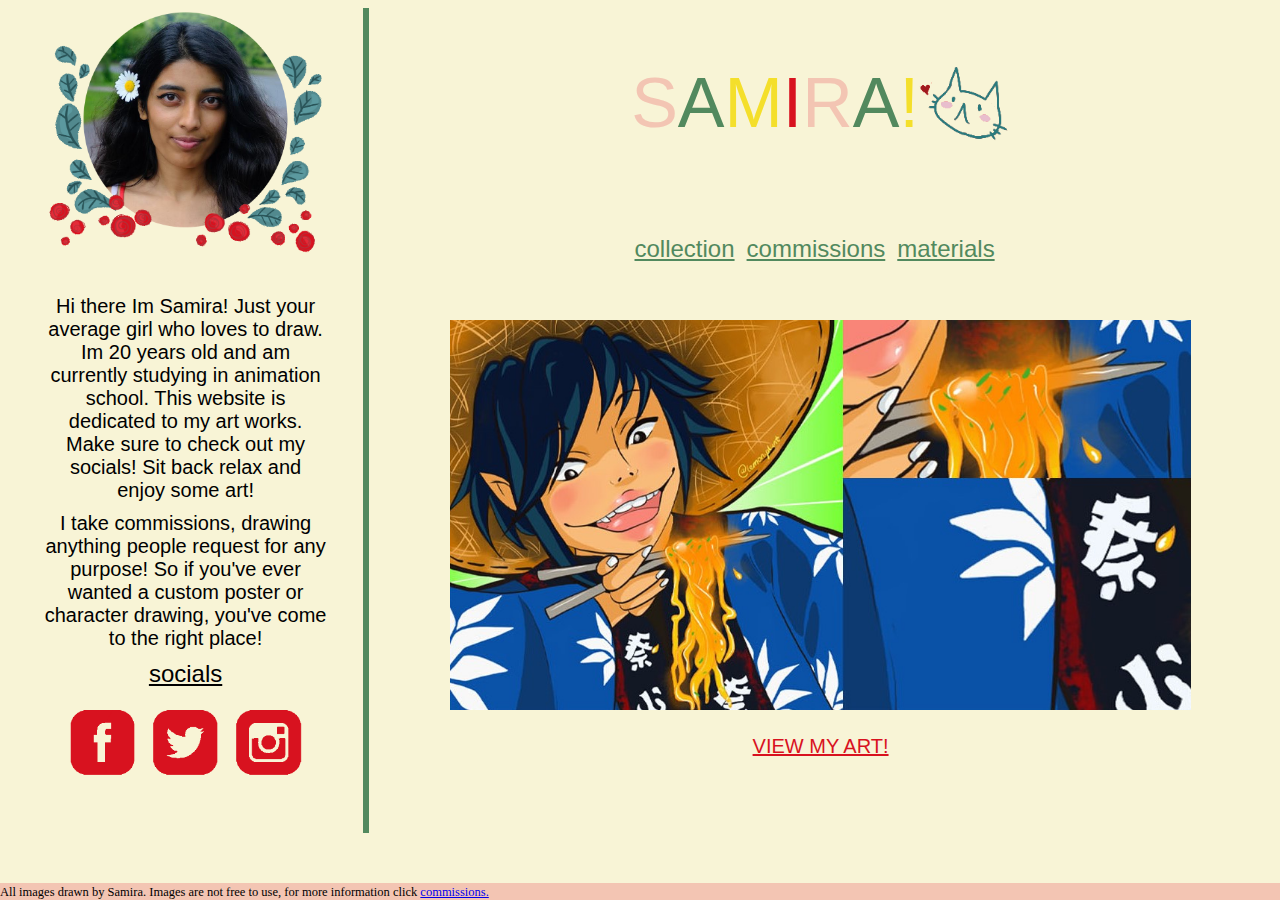
<file: index.html>
<!DOCTYPE html>
<html lang='en'>
<head>
    <meta charset='utf-8'/>
    <meta name='viewport' content='initial-scale=1.0, width=device-width'/>
    <title>SAMIRA!</title>
    <link rel='stylesheet' href='stylesheet.css'/>
    <link rel='icon' href='images/icon.png'/>
</head>
<body>
    <header>
        <p class='col1' aria-hidden="true">S</p>
        <p class='col2' aria-hidden="true">A</p>
        <p class='col3' aria-hidden="true">M</p>
        <p class='col4' aria-hidden="true">I</p>
        <p class='col1' aria-hidden="true">R</p>
        <p class='col2' aria-hidden="true">A</p>
        <p class='col3' aria-hidden="true">!</p>
        <img src='images/lemons.png' alt=''/>
        </header>
    <nav>
        <a href='collection.html'>collection</a>
        <a href='commissions.html'>commissions</a>
        <a href='materials.html'>materials</a>
        <!--<a href='index.html'>about me!</a>-->
    </nav>
    <aside>
            <img src='images/icon.png' alt=''/>


            <p>
                Hi there Im Samira! Just your average girl who loves to draw. Im 20 years old and am currently studying in animation school.
                This website is dedicated to my art works. Make sure to check out my socials! Sit back relax and enjoy some art!
            </p>
            <p>
                I take commissions, drawing anything people request for any purpose! So if you've ever wanted a custom poster or character drawing, you've come to the right place!
            </p>
                <p>socials</p>
                <div>
                <a href='https://www.facebook.com/SamiSamiCreations/?modal=admin_todo_tour&notif_id=1607295418364348&notif_t=page_invite&ref=notif' target='_blank'><img src='images/face.png' alt=''/></a>
                <a href='https://twitter.com/lilsamichan' target='_blank'><img src='images/twitter.png' alt=''/></a>
                <a href='https://www.instagram.com/lemon.plant/' target='_blank'><img src='images/insta.png' alt=''/></a>
                </div>
        
    </aside>
    <main>
        <a href='collection.html'>
        <figure>
            <picture>
                <source media='(max-width:600px)' srcset='images/noodleeatingnoodles1.jpg'/>
                <source media='(min-width:601px)' srcset='images/uwunood.jpg'/>
                <img src='images/uwunood.jpg' alt='Fan art of Noodle from the band Groillaz'/>
            </picture>
        </figure>
        </a>
        <a href='commissions.html'>VIEW MY ART!</a>
        
    </main>
    <footer>
        <small>All images drawn by Samira. Images are not free to use, for more information click <a href='commissions.html'>commissions.</a></small>
    </footer>
</body>

</html>
</file>
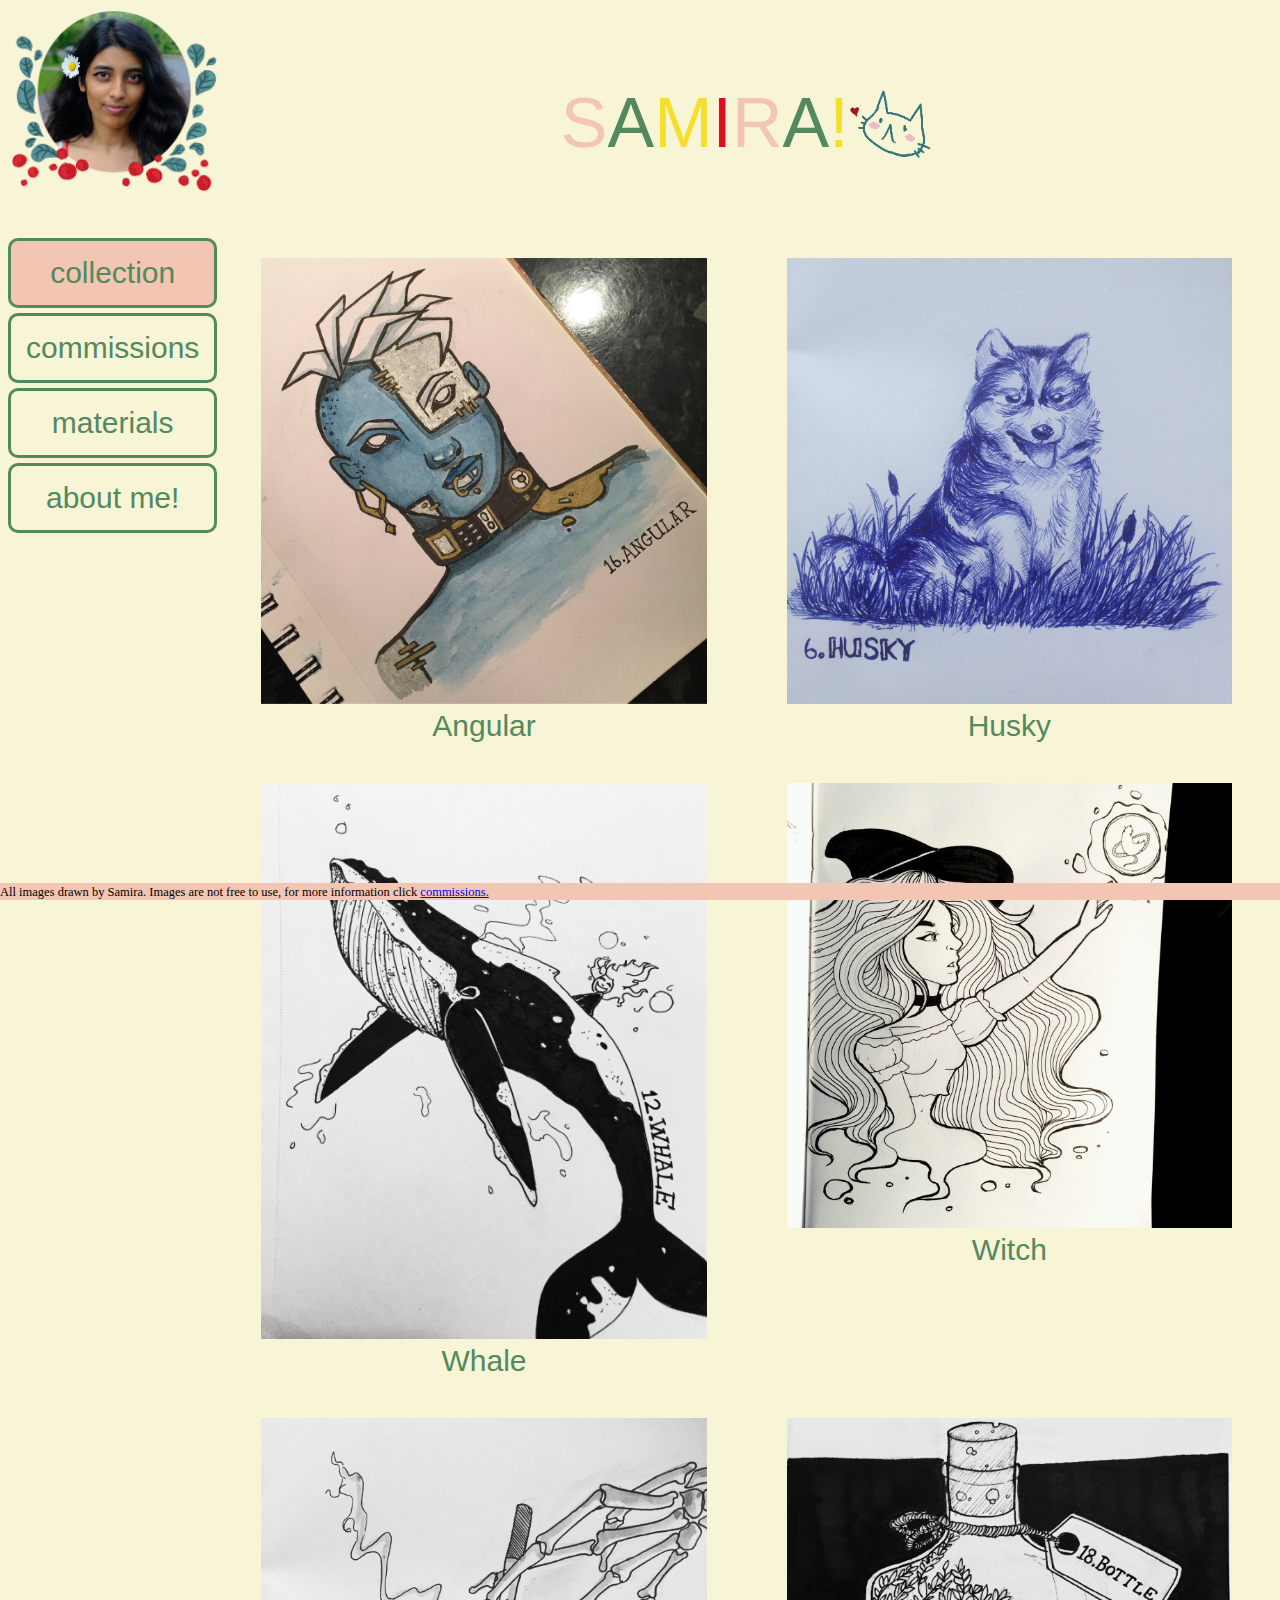
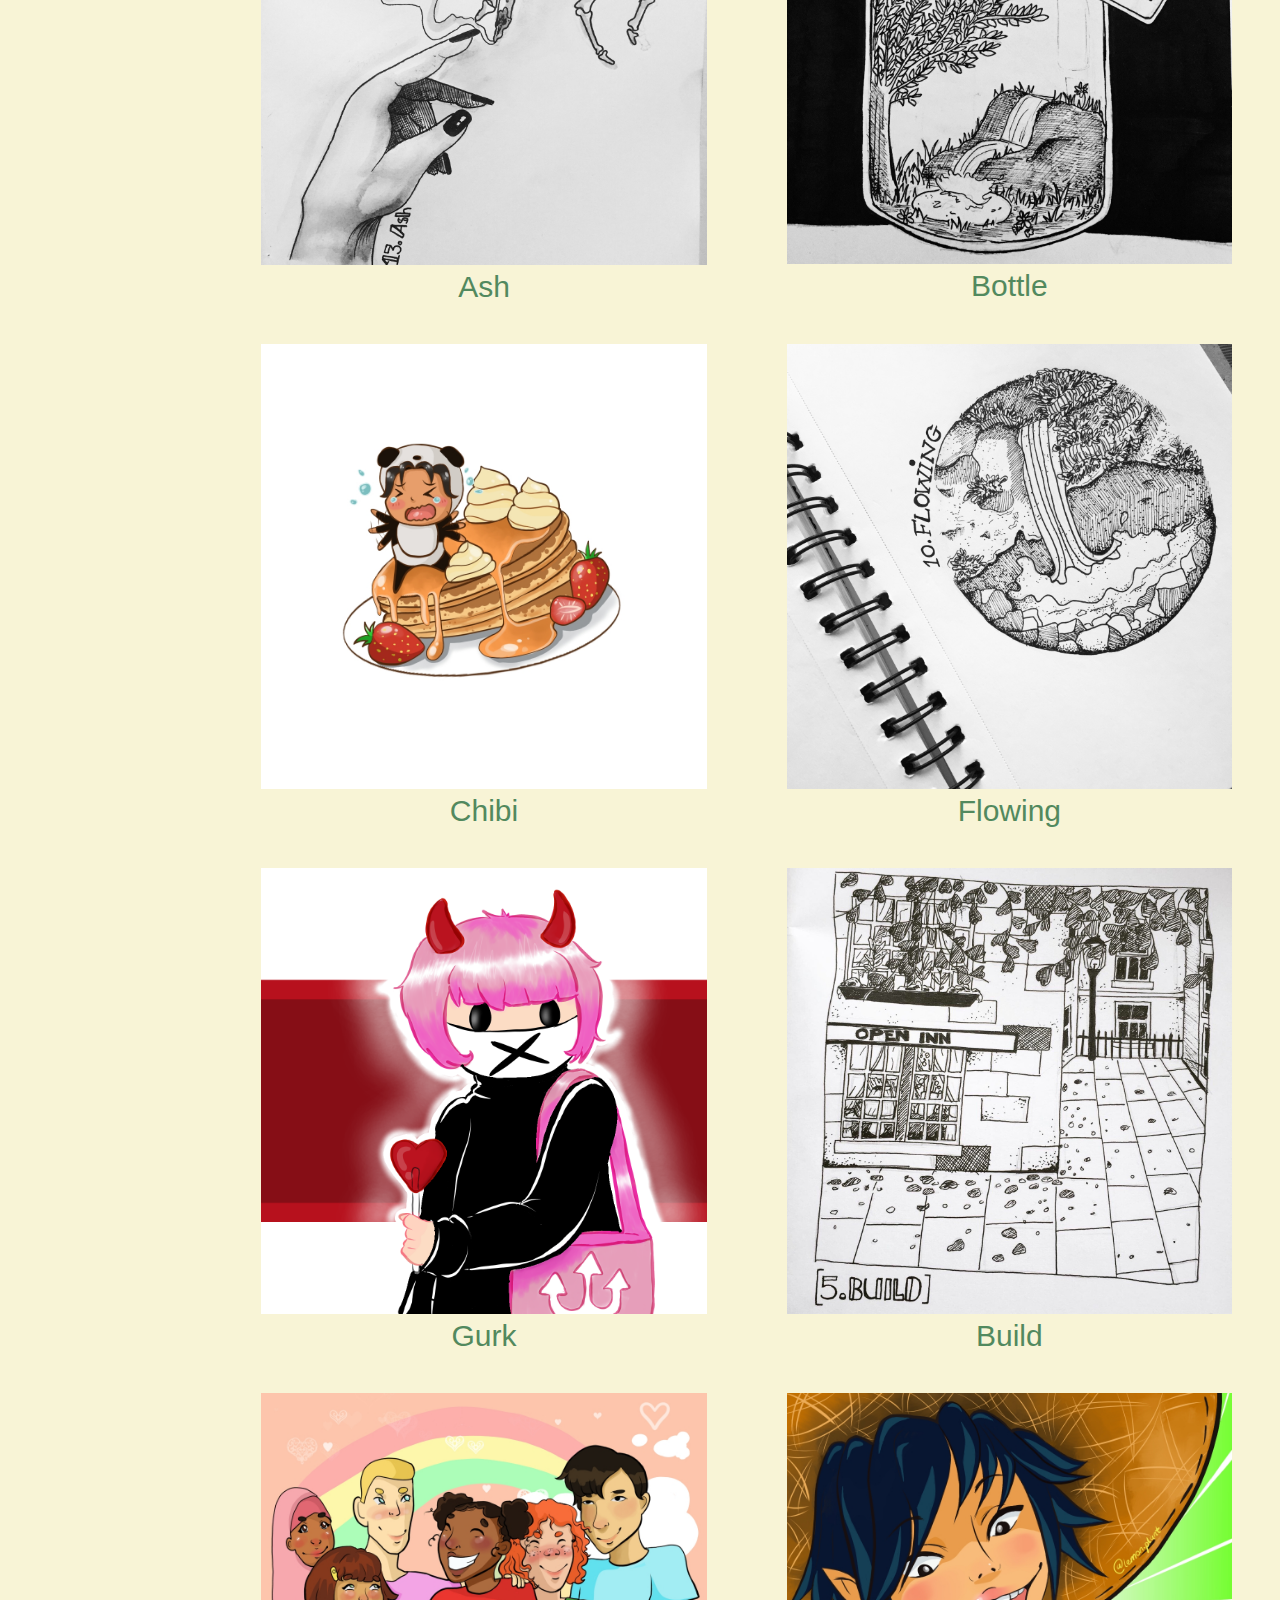
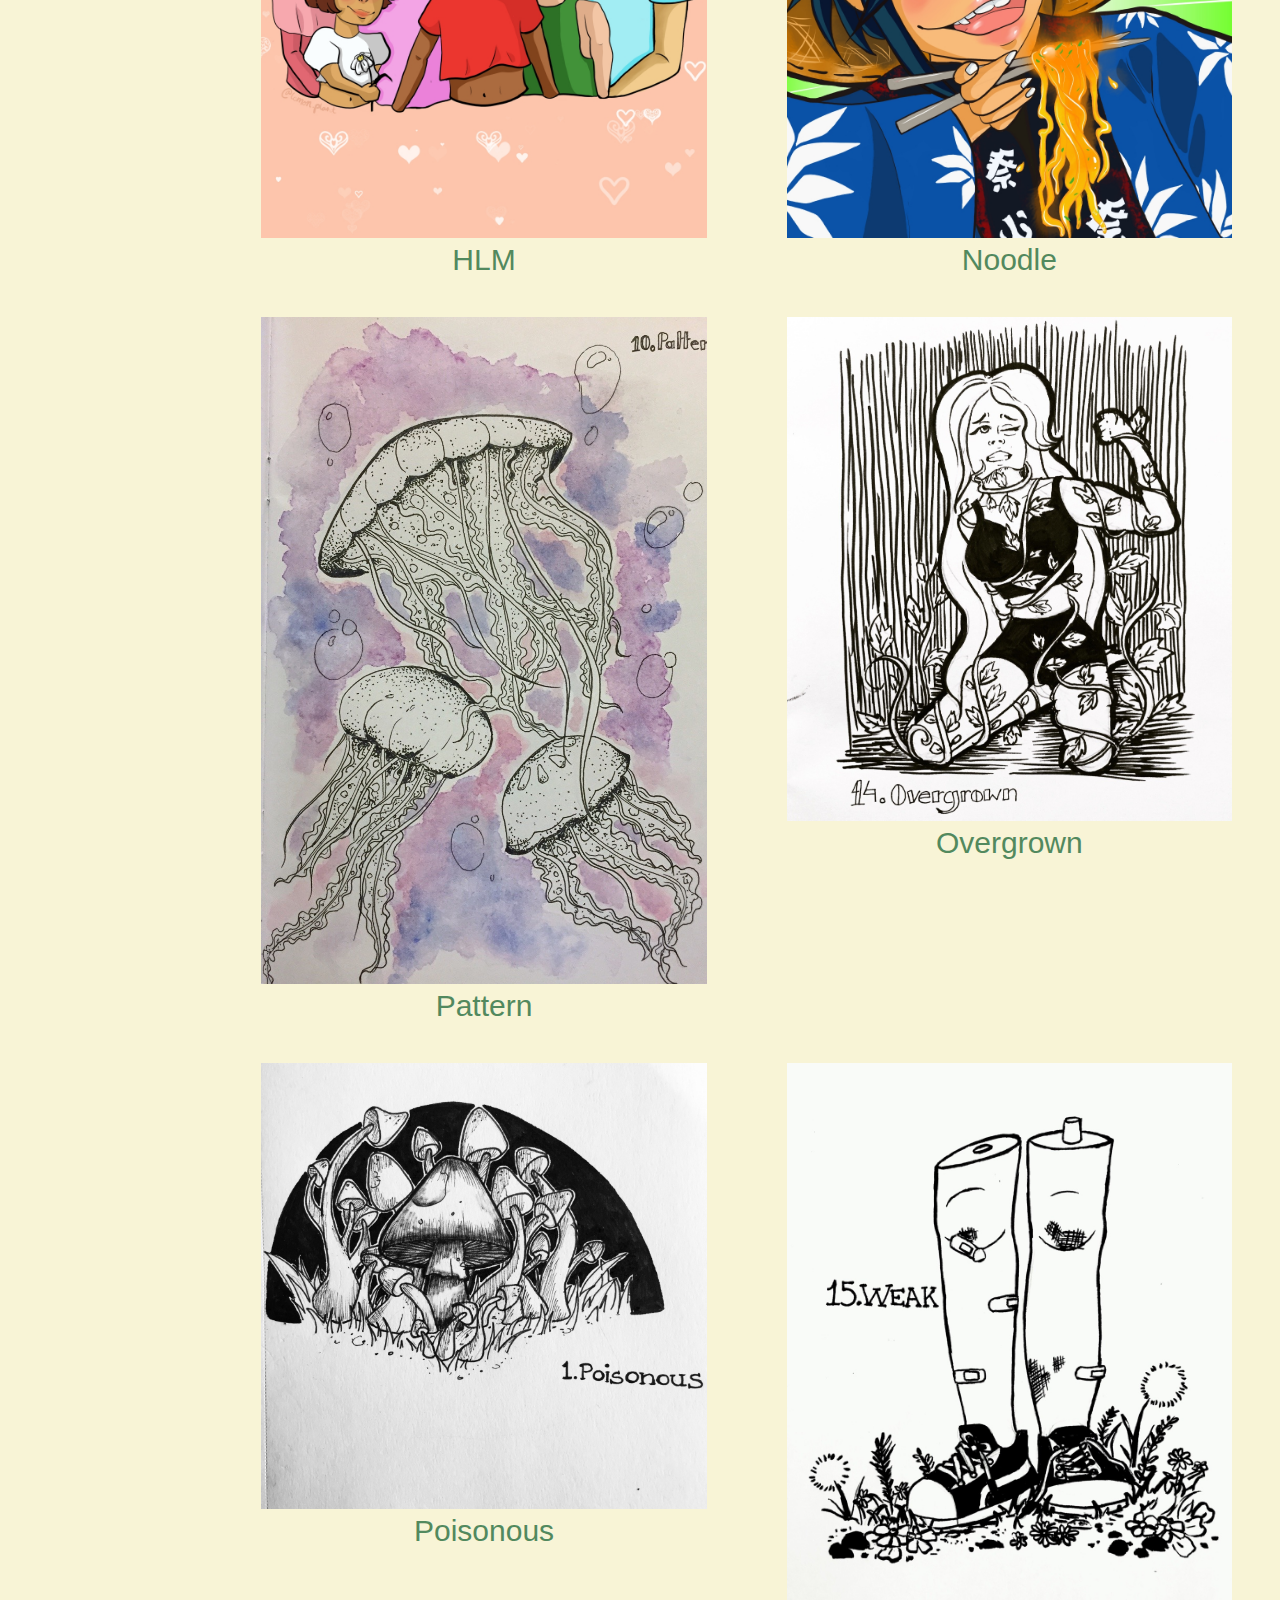
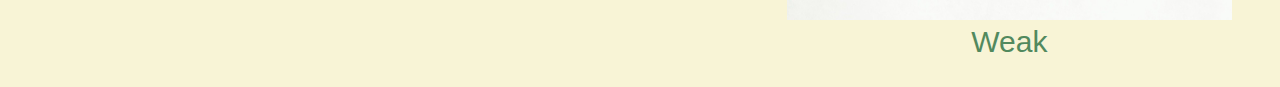
<file: collection.html>
<!DOCTYPE html>
<html lang='en'>
<head>
    <meta charset='utf-8'/>
    <meta name='viewport' content='initial-scale=1.0, width=device-width'/>
    <title>Collection</title>
    <link rel='stylesheet' href='stylesheet1.css'/>
    <link rel='icon' href='images/icon.png'/>
</head>
<body>
    <header>
            <p class='col1' aria-hidden="true">S</p>
            <p class='col2' aria-hidden="true">A</p>
            <p class='col3' aria-hidden="true">M</p>
            <p class='col4' aria-hidden="true">I</p>
            <p class='col1' aria-hidden="true">R</p>
            <p class='col2' aria-hidden="true">A</p>
            <p class='col3' aria-hidden="true">!</p>
            <img src='images/lemons.png' alt=''/>
    </header>
    <nav>
        <a href='collection.html' id='here'>collection</a>
        <a href='commissions.html'>commissions</a>
        <a href='materials.html'>materials</a>
        <a href='index.html'>about me!</a>
    </nav>
    <aside>
        <img src='images/icon.png' alt=''/>
    </aside>
    <main id='collection'>
        <figure>
            <img src='images/angular.jpg' alt='picture of a cyborg with an angled jaw'/>
            <figcaption>
                Angular
            </figcaption>
        </figure>
        <figure>
            <img src='images/husky.jpg' alt='pen drawing of a husky'/>
            <figcaption>
                Husky
            </figcaption>
        </figure>
        <figure>
            <img src='images/whale.jpg' alt='drawing of a large blue whale'/>
            <figcaption>
                Whale
            </figcaption>
        </figure>
        <figure>
            <img src='images/witch.jpg' alt='drawing of a young witch'/>
            <figcaption>
                Witch
            </figcaption>
        </figure>
        <figure>
            <img src='images/ash.jpg' alt='drawing of a skeleton handing a man a cigarette'/>
            <figcaption>
                Ash
            </figcaption>
        </figure>
        <figure>
            <img src='images/bottle.jpg' alt='drawing of a bottle with a waterfall inside'/>
            <figcaption>
                Bottle
            </figcaption>
        </figure>
        <figure>
            <img src='images/chibimish3.jpg' alt='drawing of a boy standing on pancakes'/>
            <figcaption>
                Chibi
            </figcaption>
        </figure>
        <figure>
            <img src='images/flowing.jpg' alt='drawing of a waterfall'/>
            <figcaption>
                Flowing
            </figcaption>
        </figure>
        <figure>
            <img src='images/gurk.png' alt='drawing of a young girl with pink hair and devil horns'/>
            <figcaption>
                Gurk
            </figcaption>
        </figure>
        <figure>
            <img src='images/build.jpg' alt='drawing of an open inn'/>
            <figcaption>
                Build
            </figcaption>
        </figure>
        <figure>
            <img src='images/HLM.jpg' alt='drawing of a racially diverse group'/>
            <figcaption>
                HLM
            </figcaption>
        </figure>
        <figure>
            <img src='images/noodleeatingnoodles1.jpg' alt='drawing of Gorillaz band member Noodle eating noodles'/>
            <figcaption>
                Noodle
            </figcaption>
        </figure>
        <figure>
            <img src='images/pattern.jpg' alt='drawing of three jellyfish'/>
            <figcaption>
                Pattern
            </figcaption>
        </figure>
        <figure>
            <img src='images/overgrown.jpg' alt='drawing of a plant infested garden taking a girl hostage'/>
            <figcaption>
                Overgrown
            </figcaption>
        </figure>
        <figure>
            <img src='images/poision.jpg' alt='drawing of gnarly mushrooms'/>
            <figcaption>
                Poisonous
            </figcaption>
        </figure>
        <figure>
            <img src='images/weak.jpg' alt='drawing of legs that have been decapitated and injured'/>
            <figcaption>
                Weak
            </figcaption>
        </figure>
        
        <!-- grid of figures with captions-->
    </main>
    <footer>
        <small>All images drawn by Samira. Images are not free to use, for more information click <a href='commissions.html'>commissions.</a></small>
    </footer>

</body>
</file>
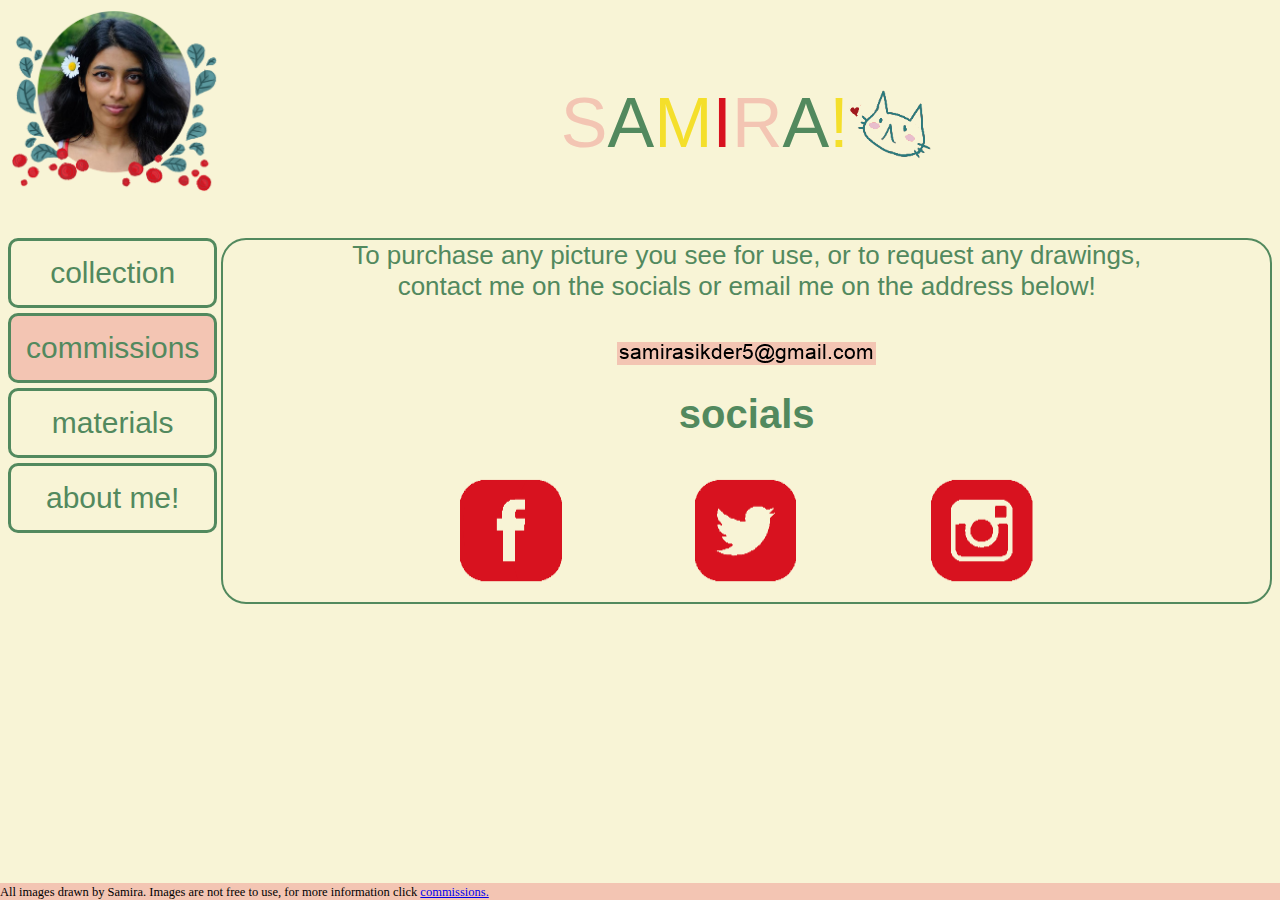
<file: commissions.html>
<!DOCTYPE html>
<html lang='en'>
<head>
    <meta charset='utf-8'/>
    <meta name='viewport' content='initial-scale=1.0, width=device-width'/>
    <title>Commissions</title>
    <link rel='stylesheet' href='stylesheet1.css'/>
    <link rel='icon' href='images/icon.png'/>
</head>
<body>
    <header>
        <p class='col1' aria-hidden="true">S</p>
        <p class='col2' aria-hidden="true">A</p>
        <p class='col3' aria-hidden="true">M</p>
        <p class='col4' aria-hidden="true">I</p>
        <p class='col1' aria-hidden="true">R</p>
        <p class='col2' aria-hidden="true">A</p>
        <p class='col3' aria-hidden="true">!</p>
        <img src='images/lemons.png' alt=''/>
    </header>
    <nav>
        <a href='collection.html'>collection</a>
        <a href='commissions.html' id='here'>commissions</a>
        <a href='materials.html'>materials</a>
        <a href='index.html'>about me!</a>
    </nav>
    <aside>
    <img src='images/icon.png' alt=''/>
    </aside>
    <main id='commissions'>
        <p>To purchase any picture you see for use, or to request any drawings, contact me on the socials or email me on the address below!</p>
        <img src='images/email.png'alt='samira sikder 5 at gmail dot com'/>
        <!--image of email address top prevent crawlers-->
        <section>
            <h1>socials</h1>
            <div>
            <a href='https://www.facebook.com/SamiSamiCreations/?modal=admin_todo_tour&notif_id=1607295418364348&notif_t=page_invite&ref=notif' target='_blank'><img src='images/face.png' alt=''/></a>
            <a href='https://twitter.com/lilsamichan' target='_blank'><img src='images/twitter.png' alt=''/></a>
            <a href='https://www.instagram.com/lemon.plant/' target='_blank'><img src='images/insta.png' alt=''/></a>
            </div>
        </section>
    </main>
    <footer>
        <small>All images drawn by Samira. Images are not free to use, for more information click <a href='commissions.html'>commissions.</a></small>
    </footer>

</body>
</file>
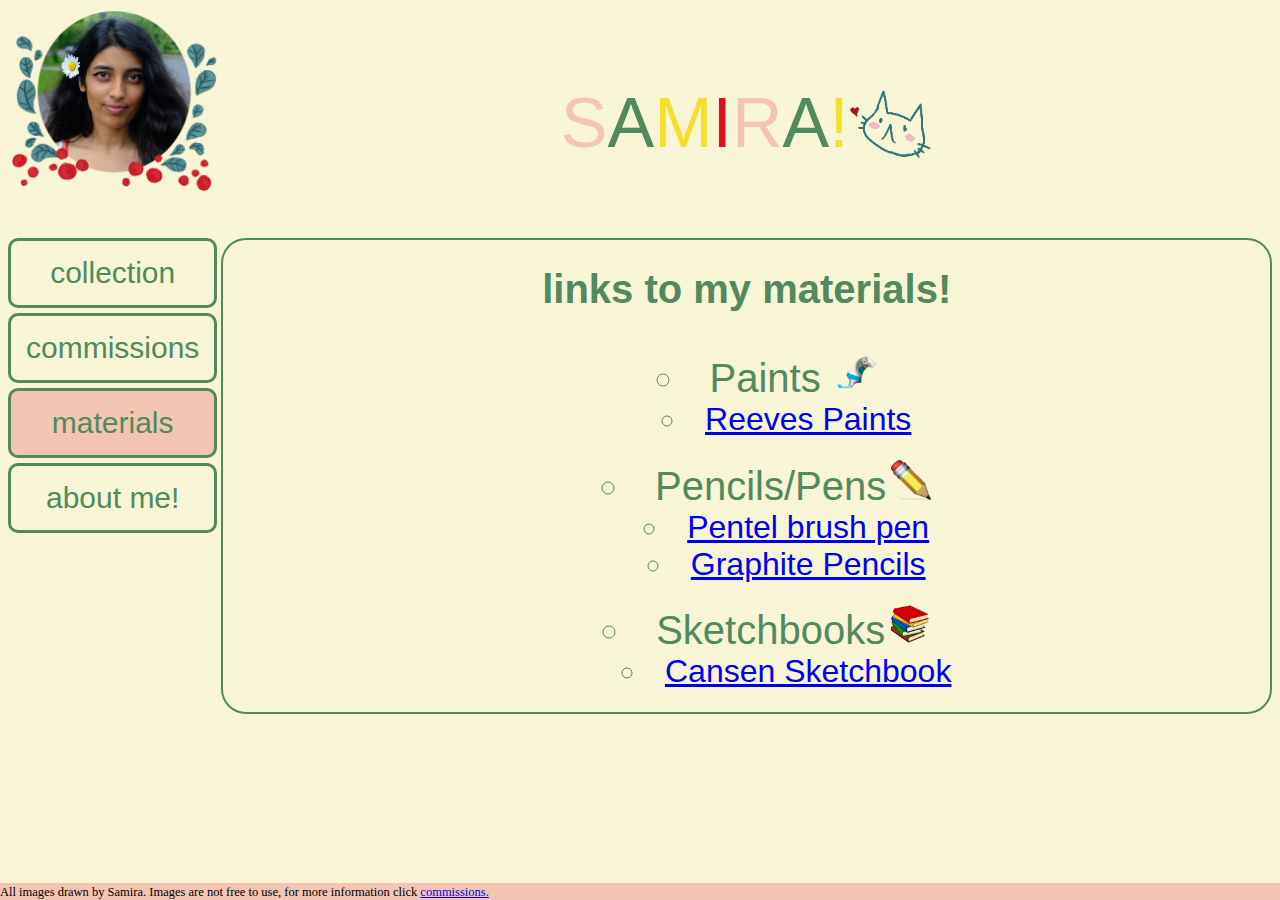
<file: materials.html>
<!DOCTYPE html>
<html lang='en'>
<head>
    <meta charset='utf-8'/>
    <meta name='viewport' content='initial-scale=1.0, width=device-width'/>
    <title>Materials</title>
    <link rel='stylesheet' href='stylesheet1.css'/>
    <link rel='icon' href='images/icon.png'/>
</head>
<body>
    <header>
        <p class='col1' aria-hidden="true">S</p>
        <p class='col2' aria-hidden="true">A</p>
        <p class='col3' aria-hidden="true">M</p>
        <p class='col4' aria-hidden="true">I</p>
        <p class='col1' aria-hidden="true">R</p>
        <p class='col2' aria-hidden="true">A</p>
        <p class='col3' aria-hidden="true">!</p>
        <img src='images/lemons.png' alt=''/>
    </header>   
    <nav>
        <a href='collection.html'>collection</a>
        <a href='commissions.html'>commissions</a>
        <a href='materials.html' id='here'>materials</a>
        <a href='index.html'>about me!</a>
    </nav>
    <aside>
        <img src='images/icon.png' alt=''/>
    </aside>
    <main id='materials'>
        <section>
            <h1>links to my materials!</h1>
        <ul>
            <li>Paints <img src='images/painticon.png' alt=''/>
                <ul>
                    <li><a href='https://www.amazon.co.uk/Reeves-Assorted-Colours-Acrylic-Paint/dp/B06XHNH7LX/ref=sr_1_1?dchild=1&keywords=reeves+acrylic&qid=1607038793&s=officeproduct&sr=1-1' target='_blank'>Reeves Paints</a></li>
                </ul>
            </li>
            <li>Pencils/Pens<img src='images/pencilicon.png' alt=''/>
                <ul>
                    <li><a href='https://www.amazon.co.uk/gp/product/B001WAKDGI/ref=ppx_yo_dt_b_asin_title_o05_s00?ie=UTF8&psc=1' target='_blank'>Pentel brush pen</a></li>
                    <li><a href='https://www.amazon.co.uk/Derwent-34215-Graphic-Graphite-Professional/dp/B000J6BAV8/ref=sr_1_5?dchild=1&keywords=graphite+pencils&qid=1607286754&sr=8-5' target='_blank'>Graphite Pencils</a></li>
                </ul>
            </li>
            <li>Sketchbooks<img src='images/sketchbooksicon.png' alt=''/>
                <ul>
                    <li><a href='https://www.amazon.co.uk/Canson-Spiral-Multi-Media-10-inch-Heavyweight/dp/B0039UMRMW/ref=sr_1_1?crid=37BMSSSN4EYZE&dchild=1&keywords=xl+mix+media&qid=1607038959&sprefix=xl+mix+me%2Coffice-products%2C159&sr=8-1' target='_blank'>Cansen Sketchbook</a></li>
                </ul>
            </li>
        </ul>
        </section>
    </main>
    <footer>
        <small>All images drawn by Samira. Images are not free to use, for more information click <a href='commissions.html'>commissions.</a></small>
    </footer>
</body>
</file>
<file: stylesheet.css>
:root{
    font-size:20px;
    font-family:'Tw Cen MT Condensed','Tw Cen MT',Arial;
    --back:#f8f4d6;
    --light:#f5d1c3;
    --darker:#f3c5b3;
    --darkest:#a9924e;
    --green:#52895e;
}
@viewport{
    width:device-width;
}

*,*:before,*:after{
    box-sizing:border-box;
}

body{
    background-color: var(--back);
}
header{
    font-size: 3.5em;
    display:flex;
    justify-content:center;
    align-items:center;
}
header img{
    transition:1.5s;
    width:1.3em;
    animation:catrotate 3s infinite;
}
aside{
    text-align:center;
    display: flex;
    flex-direction: column;
    justify-content: flex-start;
}
nav{
    display:flex;
    flex-wrap:nowrap;
    justify-content:center;
    align-items: center;
}
main{
    display:flex;
    margin:0;
    justify-content: flex-start;
    flex-direction: column;
}
main a{
    color:#d8121f;
    text-align:center;
}
main img{
    width:90%;
    margin:0 auto;
}
footer{
    font-family: 'Times New Roman', Times, serif;
    font-size: 0.75em;
    background-color: var(--darker);
}
aside img{
    width:80%;
    margin:0 auto;
    margin-bottom: 2em;
    
}

aside p{
    width: 80%;
    margin: 0 auto;
    margin-bottom: 0.5em;
}
aside div{
    display:flex;
    width:70%;
    margin:0 auto;
    justify-content: center;
}
aside p+p+p{
    font-size: 1.2em;
    text-decoration: underline;
}
nav a{
    font-size: 1.2em;
    margin-right: 12px;
    color:var(--green);
    transition: 0.6s;
}
/*
nav a{
    font-size:1.2em;
    color:var(--green);
    border:3px solid var(--green);
    border-radius: 25px;
    text-align: center;
    margin-right:4px;
    text-decoration: none;
    margin-bottom: 3px;
    padding:0.5em;
    transition:0.6s;
}
*/
.col1{
    color:#f3c5b3;
}
.col2{
    color:#52895e;
}
.col3{
    color:#f4df2b;
}
.col4{
    color:#d8121f;
}

header p{
    margin:0.25em 0;
    margin-bottom:0.25em;
}

footer a:visited{
    color:var(--green);
}
nav a:hover{
    background-color:var(--darker);
}
footer{
    position:fixed;
    bottom:0;
    left:0;
    width:100%;
    padding:0;
    margin:0;
}
@keyframes catrotate{
    0%{
        transform:rotate(-10deg);
    }
    50% {
        transform:rotate(20deg);
    }
    100%{
        transform:rotate(-10deg);
    }
}


@media screen and (min-width:750px){
    body{
        display:grid;
        grid-template-columns:1fr 2.5fr;
        grid-template-areas: 'left top'
                            'left mid'
                            'left bot';
    }
    header{
        display:flex;
        grid-area:top;

    }
    aside{
        grid-area:left;
        border-right: 6px solid #52895e;
        text-align:center;
    }
    nav{
        grid-area:mid;
    }
    main{
        grid-area:bot;
    }
    
}
</file>
<file: stylesheet1.css>
:root{
    font-size:20px;
    font-family:'Tw Cen MT Condensed','Tw Cen MT',Arial;
    --back:#f8f4d6;
    --light:#f5d1c3;
    --darker:#f3c5b3;
    --darkest:#a9924e;
    --green:#52895e;
}
@viewport{
    width:device-width;
}

*,*:before,*:after{
    box-sizing:border-box;
}
body{
    background-color: var(--back);
    display:grid;
    grid-template-columns: 1.2fr 3fr;
    grid-template-areas: 'topl topr'
                        'mid mid'
                        'bot bot';
}

header{
    grid-area:topr;
    font-size: 2em;
    display:flex;
    justify-content:center;
    align-items:center;
}
header img{
    transition:1.5s;
    width:2.1em;
    animation:catrotate 3s infinite;
}
aside{
    grid-area:topl;
}
footer{
    grid-area:footer;
    font-family: 'Times New Roman', Times, serif;
    font-size: 0.75em;
    background-color: var(--darker);
}
nav{
    grid-area:mid;
    display:flex;
    justify-content: center;
}
nav a{
    color:var(--green);
    border:3px solid var(--green);
    border-radius: 10px;
    text-align: center;
    margin-right:4px;
    text-decoration: none;
    margin-bottom: 5px;
    padding:1em;
    transition:0.6s;
    vertical-align: middle;
}
#here{
    background-color: var(--darker);
}
main{
    grid-area: bot;
}

.col1{
    color:#f3c5b3;
}
.col2{
    color:#52895e;
}
.col3{
    color:#f4df2b;
}
.col4{
    color:#d8121f;
}
aside img{
    width:100%;
    margin:0 auto;
    margin-bottom: 2em;
}
header p{
    margin:0.25em 0;
    font-size:1.75em;
    vertical-align: center;

}
main p{
    font-size:1.3em;
    color:var(--green);
    width: 80%;
    margin:0 auto;
    text-align: center;


}
#materials ul{
    color:var(--green);
    font-size:2em;
    list-style-type:circle;
    list-style-position: inside;
    margin-bottom:0.27em;
}
#materials ul li ul li{
    font-size:0.4em;
}
#materials section,#commissions{
    border:solid 2px var(--green);
    padding:0;
    border-radius: 25px;
}
#collection{
    display:flex;
    flex-direction: column;
    justify-content: center;
}
#collection img{
    width:100%;
    margin:0 auto;
    align-content: center;
}
figcaption{
    color:var(--green);
    font-size: 1.5em;
    text-align: center;
}
#materials section{
    
    width:100%;
    margin:0 auto;
}

#commissions img{
    display:block;
    margin:0 auto;
    margin-top:2em;
}
#commissions section img{
    width:50%;
    margin:0 auto;
}
footer a:visited{
    color:var(--green);
}
footer{
    position:fixed;
    bottom:0;
    left:0;
    width:100%;
    padding:0;
    margin:0;
}
h1{
    color:var(--green);
}
ul img{
    width:1em;
    margin-left: 5px;
}
main section{
    text-align: center;
}
main section div{
    display:flex;
    width:70%;
    margin:0 auto;
    justify-content: space-evenly;
}
#collection img{
    transition: 0.3s;
}
@media (hover:hover){
    a:hover{
        background-color:var(--darker);
    }
    #collection img:hover{
        transform:rotate(5deg);
        
    }
}
@keyframes catrotate{
    0%{
        transform:rotate(-10deg);
    }
    50% {
        transform:rotate(20deg);
    }
    100%{
        transform:rotate(-10deg);
    }
}

@media screen and (min-width:600px){
    body{
        display:grid;
        grid-template-columns:0.4fr 2.5fr;
        grid-template-areas: 'leftt top'
                            'leftb mid';
    }
    header{
        grid-area:top;

    }
    main{
        grid-area:mid;
    }
    nav{
        grid-area:leftb;
        display:flex;
        flex-direction: column;
        justify-content: start;
    }
    nav a{
        font-size:1.5em;
        padding:0.5em;
    }
    aside{
        grid-area:leftt;
    }
    
    #collection{
        display:grid;
        grid-template-columns: 1fr 1fr;
    }
}
</file>
